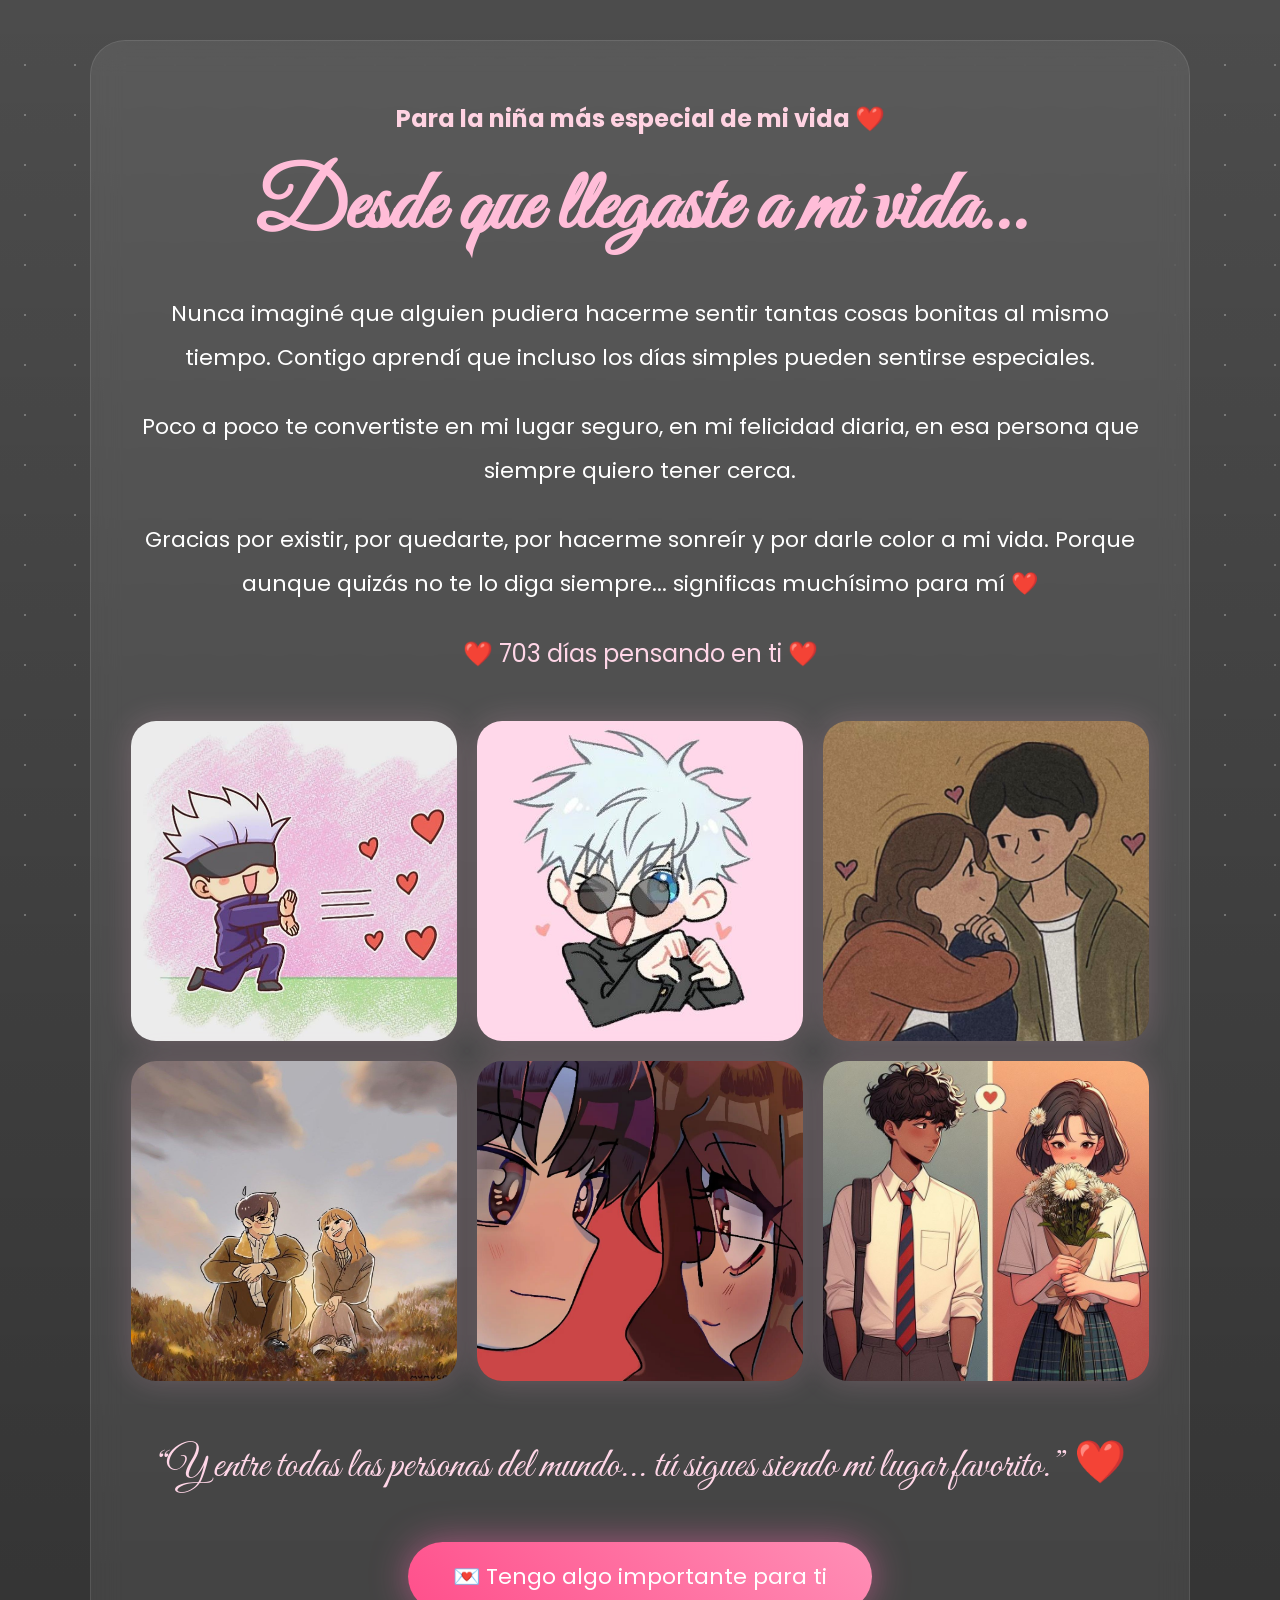
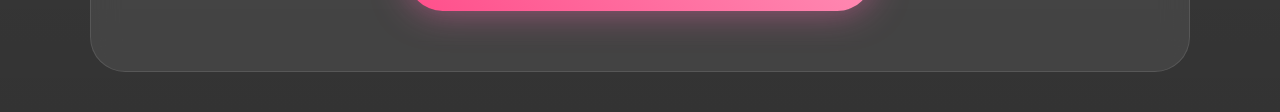
<file: index.html>
<!DOCTYPE html>
<html lang="es">
<head>
<meta charset="UTF-8">
<meta name="viewport" content="width=device-width, initial-scale=1.0">
<title>Para Ti ❤️</title>

<link rel="stylesheet" href="style.css">
<link href="https://fonts.googleapis.com/css2?family=Poppins:wght@300;400;600&family=Great+Vibes&display=swap" rel="stylesheet">
</head>

<body class="inicio">

<audio id="musica" autoplay loop>
    <source src="music/Reik - Creo En Ti (LetraLyrics).mp3" type="audio/mp3">
</audio>

<div class="overlay"></div>
<div class="sparkles"></div>

<div class="contenido glass">

    <h2 class="subtitulo">
        Para la niña más especial de mi vida ❤️
    </h2>

    <h1>
        Desde que llegaste a mi vida...
    </h1>

    <p class="texto">
        Nunca imaginé que alguien pudiera hacerme sentir tantas cosas bonitas al mismo tiempo.
        Contigo aprendí que incluso los días simples pueden sentirse especiales.
    </p>

    <p class="texto">
        Poco a poco te convertiste en mi lugar seguro, en mi felicidad diaria,
        en esa persona que siempre quiero tener cerca.
    </p>

    <p class="texto">
        Gracias por existir, por quedarte, por hacerme sonreír y por darle color a mi vida.
        Porque aunque quizás no te lo diga siempre...
        significas muchísimo para mí ❤️
    </p>

    <div class="contador" id="contador"></div>

    <div class="galeria">
        <img src="img/satoru1.jpg">
        <img src="img/satoru2.jpg">
        <img src="img/satoru3.jpg">
        <img src="img/satoru4.jpg">
        <img src="img/satoru5.jpg">
        <img src="img/satoru6.jpg">
    </div>

    <div class="frase">
        “Y entre todas las personas del mundo...
        tú sigues siendo mi lugar favorito.” ❤️
    </div>

    <a href="sorpresa.html" class="boton cinematico">
        💌 Tengo algo importante para ti
    </a>

</div>

<script src="script.js"></script>
</body>
</html>
</file>
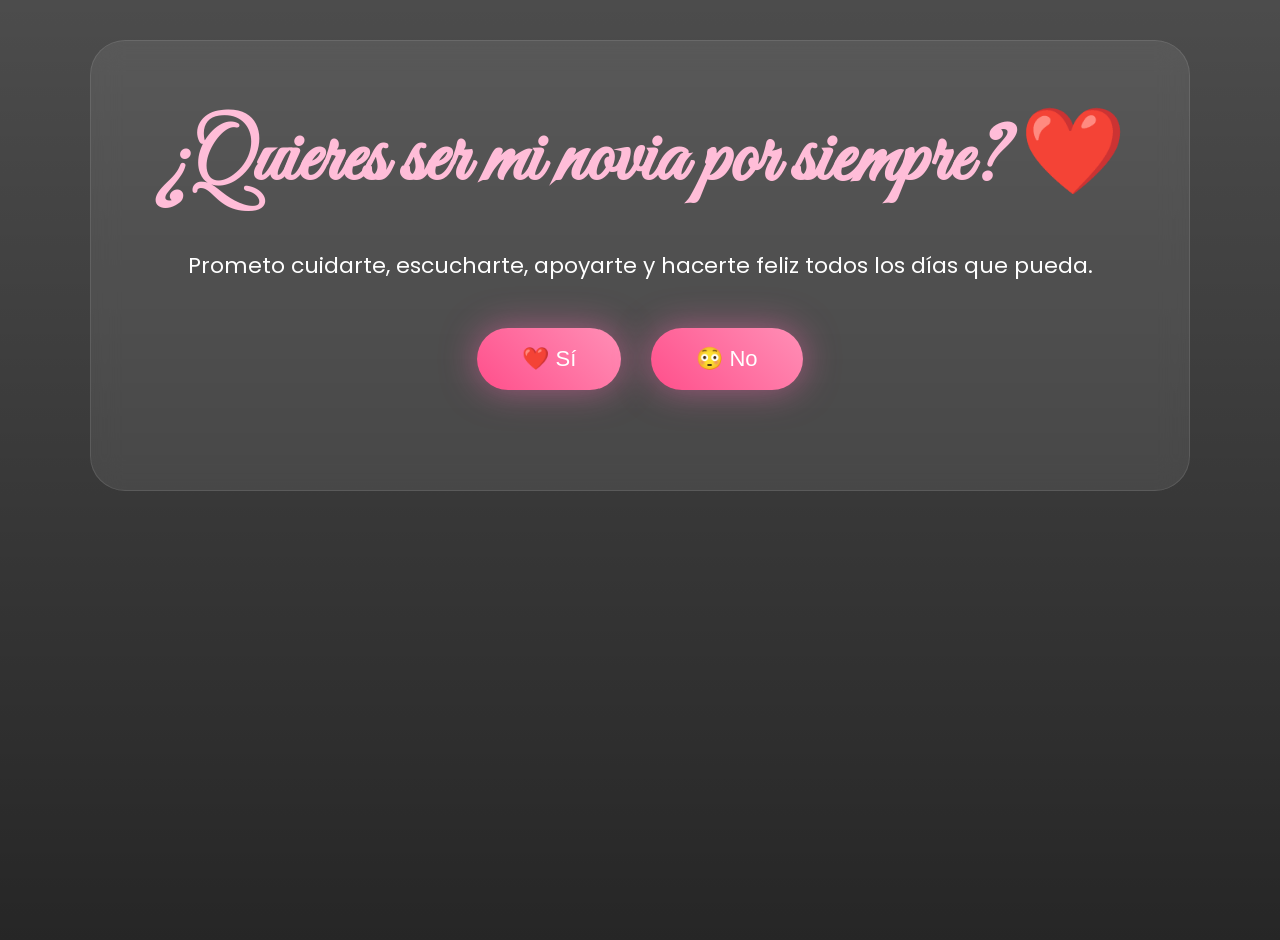
<file: final.html>
<!DOCTYPE html>
<html lang="es">
<head>
<meta charset="UTF-8">
<meta name="viewport" content="width=device-width, initial-scale=1.0">
<title>Mi Pregunta ❤️</title>

<link rel="stylesheet" href="style.css">
<link href="https://fonts.googleapis.com/css2?family=Poppins:wght@300;400;600&family=Great+Vibes&display=swap" rel="stylesheet">
</head>

<body class="final">

<audio id="musica" autoplay loop>
    <source src="music/Reik - Creo En Ti (LetraLyrics).mp3" type="audio/mp3">
</audio>

<canvas id="fuegos"></canvas>

<div class="contenido glass final-box">

    <h1>
        ¿Quieres ser mi novia por siempre? ❤️
    </h1>

    <p class="texto">
        Prometo cuidarte, escucharte,
        apoyarte y hacerte feliz todos los días que pueda.
    </p>

    <div class="botones">

        <button class="boton si" onclick="acepto()">
            ❤️ Sí
        </button>

        <button class="boton no" id="noBtn">
            😳 No
        </button>

    </div>

    <h2 id="respuesta"></h2>

</div>

<script src="script.js"></script>
</body>
</html>
</file>
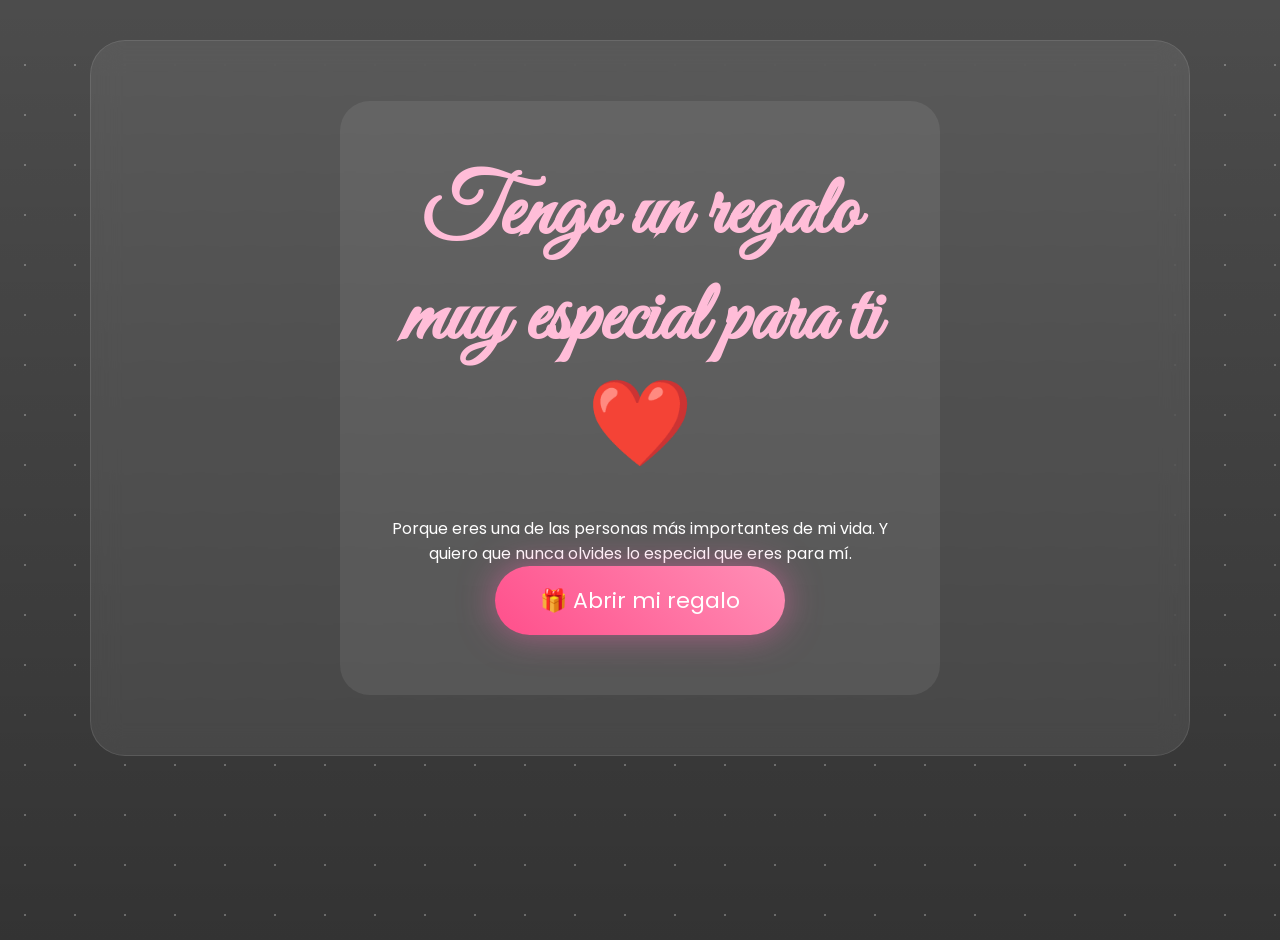
<file: sorpresa.html>
<!DOCTYPE html>
<html lang="es">
<head>
<meta charset="UTF-8">
<meta name="viewport" content="width=device-width, initial-scale=1.0">
<title>Sorpresa ❤️</title>

<link rel="stylesheet" href="style.css">
<link href="https://fonts.googleapis.com/css2?family=Poppins:wght@300;400;600&family=Great+Vibes&display=swap" rel="stylesheet">
</head>

<body class="sorpresa">

<audio id="musica" autoplay loop>
    <source src="music/Reik - Creo En Ti (LetraLyrics).mp3" type="audio/mp3">
</audio>

<div class="sparkles"></div>

<div class="contenido glass carta-container">

    <div class="carta" onclick="abrirCarta()">

        <div class="tapa"></div>

        <div class="contenido-carta" id="contenidoCarta">

            <h1>Tengo un regalo muy especial para ti ❤️</h1>

            <p>
                Porque eres una de las personas más importantes de mi vida.
                Y quiero que nunca olvides lo especial que eres para mí.
            </p>

            <a href="final.html" class="boton">
                🎁 Abrir mi regalo
            </a>

        </div>

    </div>

</div>

<script src="script.js"></script>
</body>
</html>
</file>
<file: style.css>
*{
margin:0;
padding:0;
box-sizing:border-box;
}

body{
font-family:'Poppins',sans-serif;
overflow-x:hidden;
min-height:100vh;
position:relative;
}

.inicio,
.sorpresa,
.final{
background-size:cover;
background-position:center;
background-attachment:fixed;
}

.inicio{
background:
linear-gradient(rgba(0,0,0,0.7),rgba(0,0,0,0.8)),
url('https://images.unsplash.com/photo-1518199266791-5375a83190b7?q=80&w=2070');
}

.sorpresa{
background:
linear-gradient(rgba(0,0,0,0.7),rgba(0,0,0,0.8)),
url('https://images.unsplash.com/photo-1516589178581-6cd7833ae3b2?q=80&w=2070');
}

.final{
background:
linear-gradient(rgba(0,0,0,0.7),rgba(0,0,0,0.85)),
url('https://images.unsplash.com/photo-1517841905240-472988babdf9?q=80&w=2070');
}

.glass{
backdrop-filter:blur(15px);
background:rgba(255,255,255,0.08);
border:1px solid rgba(255,255,255,0.1);
}

.contenido{
width:90%;
max-width:1100px;
margin:auto;
padding:60px 40px;
text-align:center;
color:white;
border-radius:35px;
margin-top:40px;
margin-bottom:40px;
animation:fade 2s ease;
}

.subtitulo{
font-size:24px;
color:#ffd3e2;
margin-bottom:20px;
}

h1{
font-family:'Great Vibes',cursive;
font-size:85px;
color:#ffbdd8;
margin-bottom:30px;
}

.texto{
font-size:22px;
line-height:2;
margin-bottom:25px;
}

.contador{
margin:30px 0;
font-size:24px;
color:#ffd6e7;
}

.galeria{
display:grid;
grid-template-columns:repeat(auto-fit,minmax(240px,1fr));
gap:20px;
margin-top:50px;
margin-bottom:50px;
}

.galeria img{
width:100%;
height:320px;
object-fit:cover;
border-radius:25px;
transition:0.5s;
box-shadow:0 0 30px rgba(255,182,217,0.2);
}

.galeria img:hover{
transform:scale(1.05) translateY(-10px);
}

.frase{
font-family:'Great Vibes',cursive;
font-size:42px;
margin-bottom:40px;
color:#ffd6e7;
line-height:1.7;
}

.boton{
display:inline-block;
padding:18px 45px;
background:linear-gradient(45deg,#ff4f8b,#ff8fb6);
color:white;
text-decoration:none;
border:none;
border-radius:60px;
font-size:22px;
cursor:pointer;
transition:0.4s;
box-shadow:0 0 35px rgba(255,105,180,0.5);
}

.boton:hover{
transform:scale(1.08);
}

.cinematico{
animation:pulse 2s infinite;
}

@keyframes pulse{
0%{transform:scale(1);}
50%{transform:scale(1.05);}
100%{transform:scale(1);}
}

@keyframes fade{
from{
opacity:0;
transform:translateY(50px);
}

to{
opacity:1;
transform:translateY(0);
}
}

.corazon{
position:fixed;
top:-10px;
animation:caer linear forwards;
pointer-events:none;
z-index:999;
}

@keyframes caer{
to{
transform:translateY(110vh) rotate(360deg);
opacity:0;
}
}

.sparkles::before,
.sparkles::after{
content:'';
position:fixed;
width:100%;
height:100%;
background-image:radial-gradient(white 1px,transparent 1px);
background-size:50px 50px;
opacity:0.15;
animation:moveStars 25s linear infinite;
}

@keyframes moveStars{
from{transform:translateY(0);}
to{transform:translateY(100px);}
}

.carta{
position:relative;
width:600px;
max-width:100%;
margin:auto;
padding:60px 30px;
border-radius:30px;
background:rgba(255,255,255,0.08);
cursor:pointer;
transition:1s;
}

.carta:hover{
transform:scale(1.03);
}

.botones{
display:flex;
justify-content:center;
gap:30px;
margin-top:40px;
flex-wrap:wrap;
}

#respuesta{
margin-top:40px;
font-size:45px;
font-family:'Great Vibes',cursive;
color:#ffd6e7;
}

#fuegos{
position:fixed;
top:0;
left:0;
width:100%;
height:100%;
pointer-events:none;
}

@media(max-width:768px){

h1{
font-size:55px;
}

.texto{
font-size:17px;
}

.frase{
font-size:28px;
}

.galeria img{
height:220px;
}

.boton{
width:100%;
}

}
</file>
